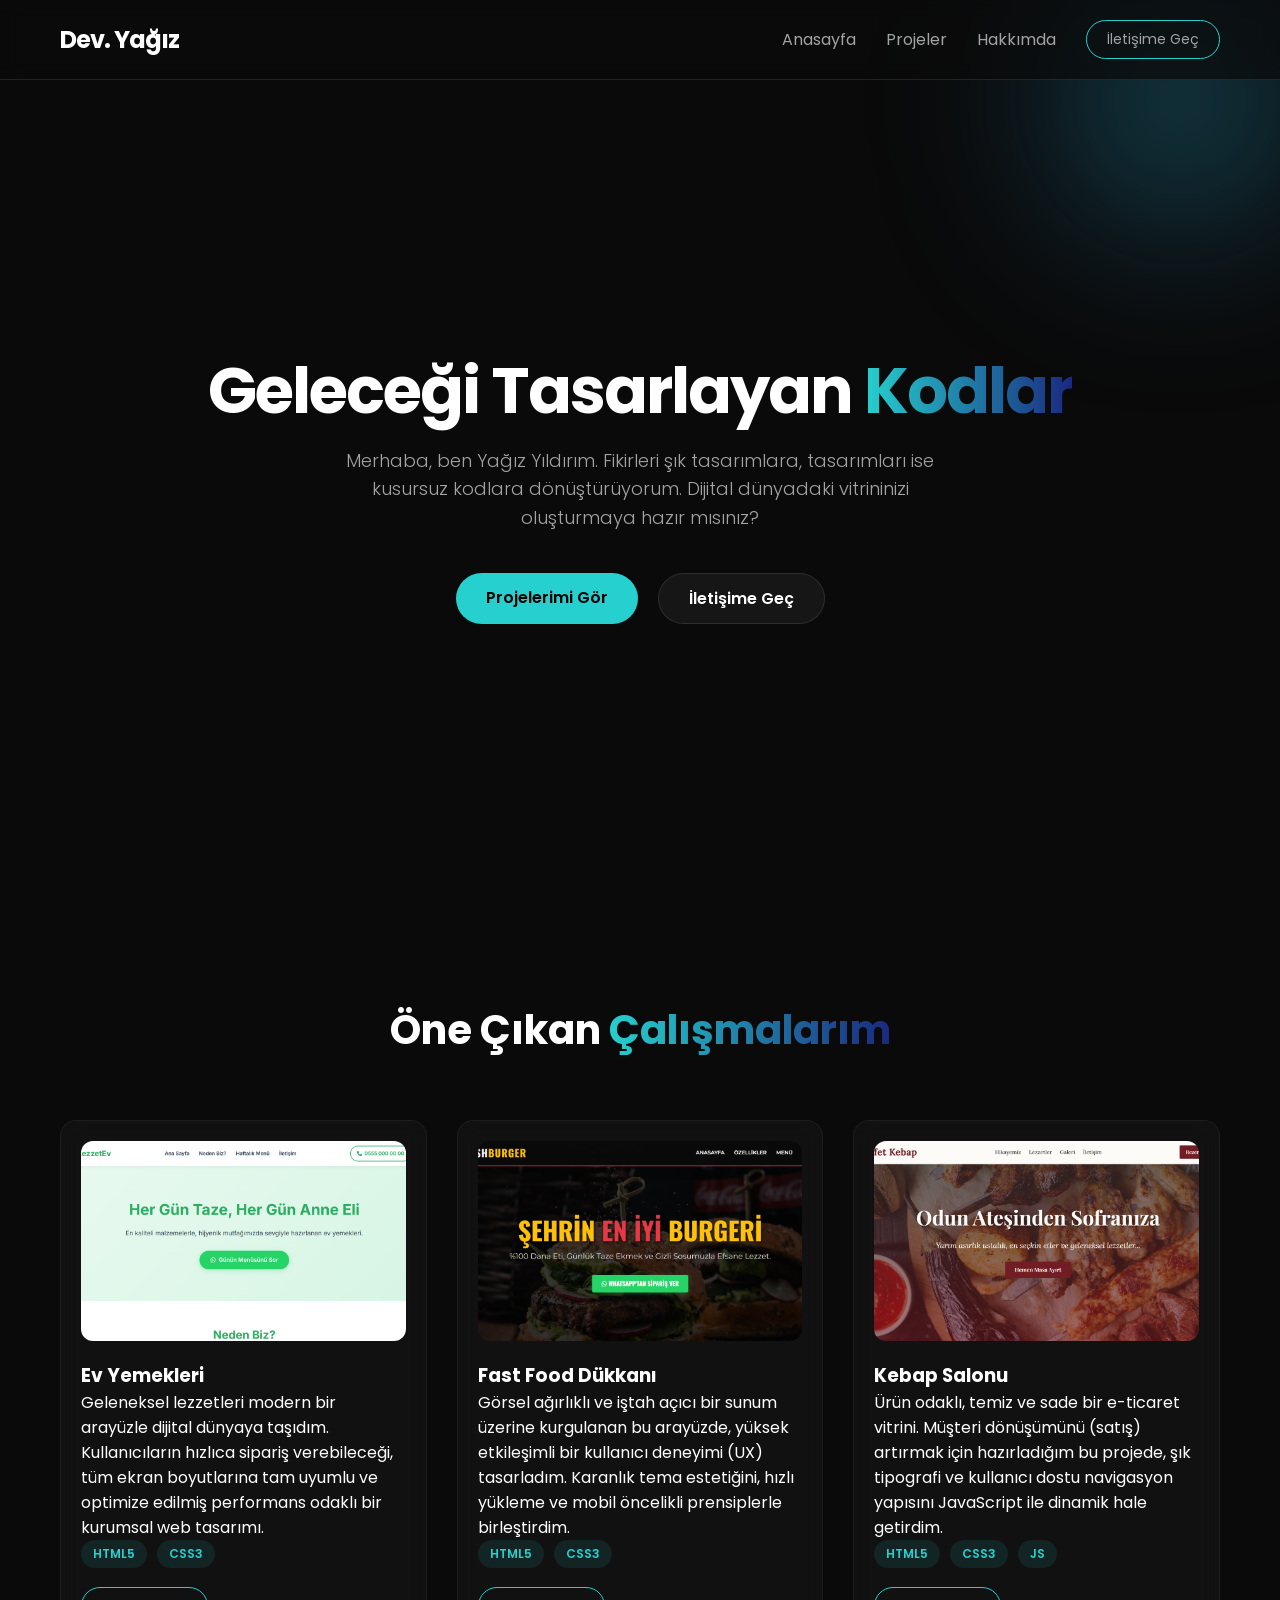
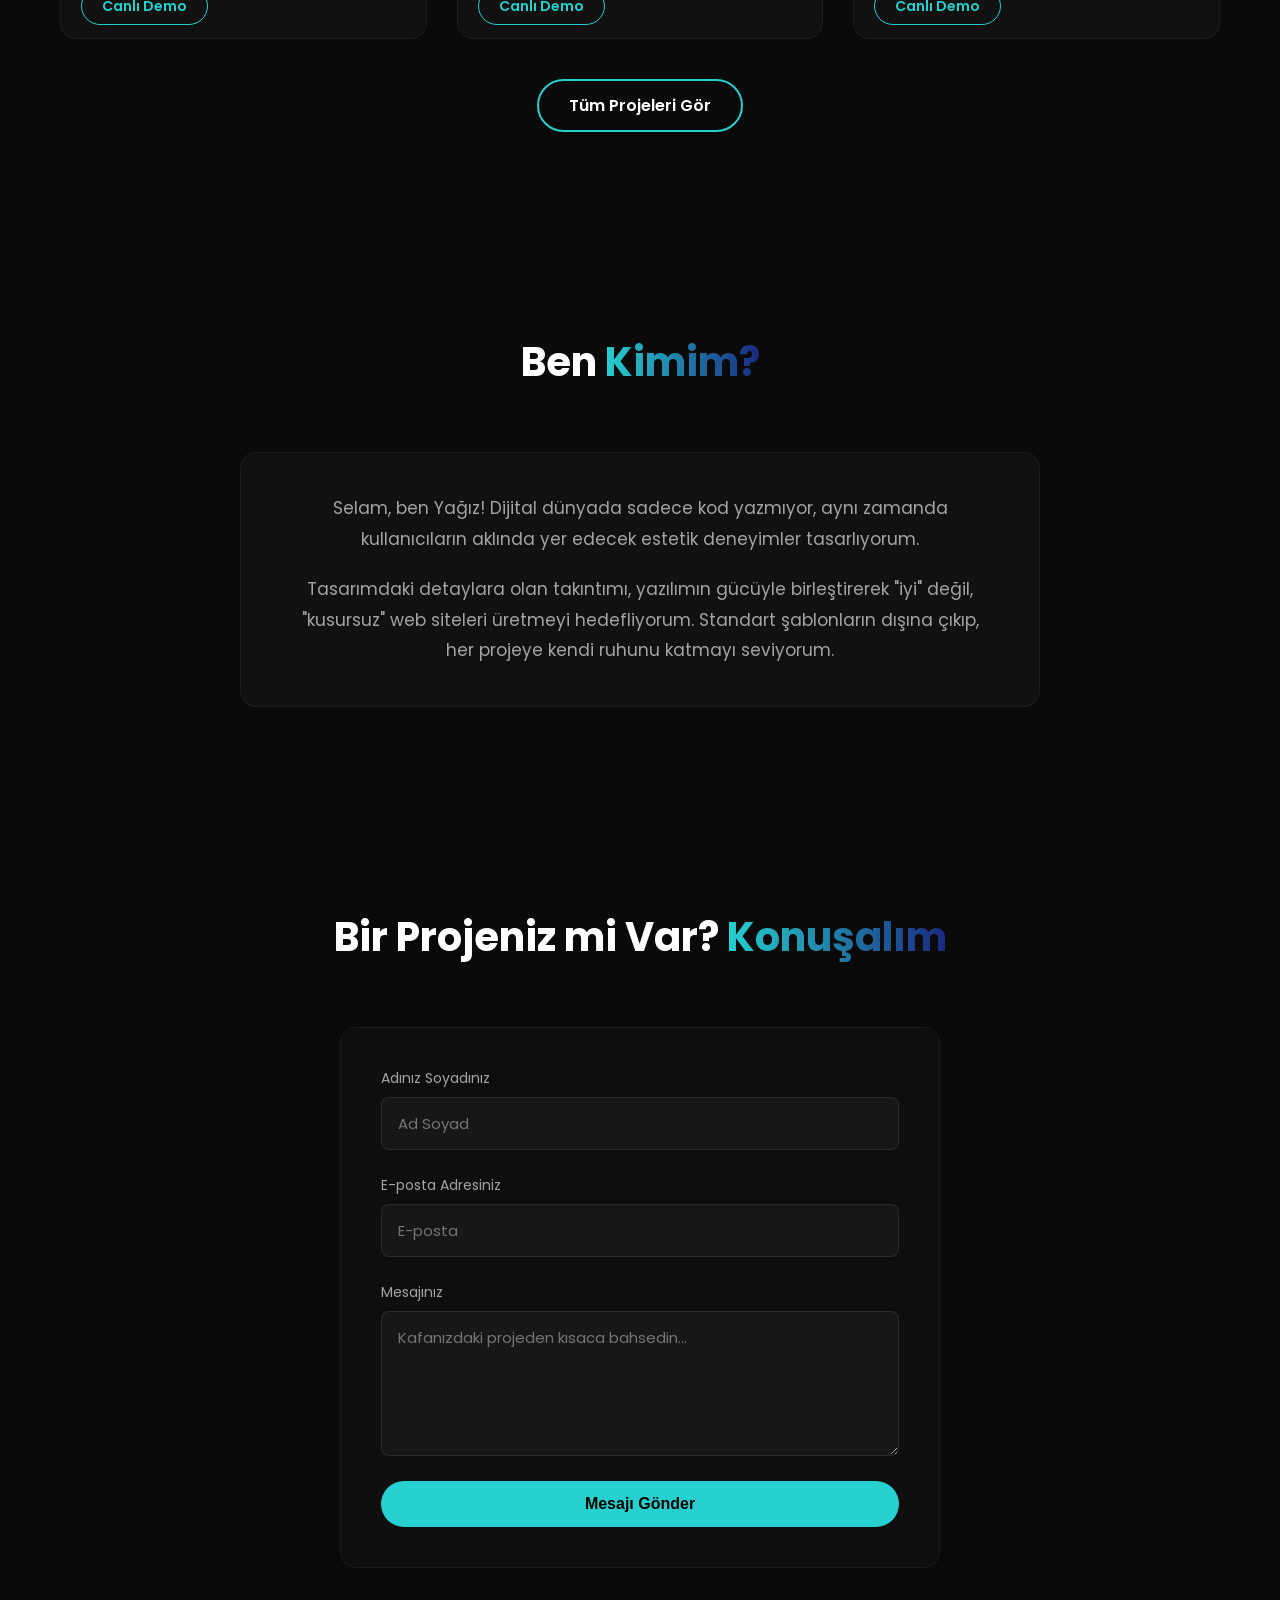
<file: portfolio/index.html>
<!DOCTYPE html>
<html lang="tr">
<head>
    <meta charset="UTF-8">
    <meta name="viewport" content="width=device-width, initial-scale=1.0">
    <title>Yağız Yıldırım | Developer & Designer</title>

    <link rel="icon" type="image/png" href="images/favicon.png">
    
    <meta property="og:type" content="website">
    <meta property="og:url" content="https://devyagizyildirim.com/">
    <meta property="og:title" content="Yağız Yıldırım | Web Developer & Designer">
    <meta property="og:description" content="Fikirleri şık tasarımlara, tasarımları kusursuz kodlara dönüştürüyorum. Dijital dünyadaki vitrininizi inceleyin.">
    <meta property="og:image" content="https://devyagizyildirim.com/images/meta-cover.jpg">

    <link href="https://fonts.googleapis.com/css2?family=Poppins:wght@300;400;600;700&display=swap" rel="stylesheet">
    <link rel="stylesheet" href="style.css">
</head>
<body>

    <div class="background-blob"></div>

    <nav class="glass-nav">
        <div class="container">
            <a href="#" class="logo">Dev. Yağız</a>
            <div class="nav-links">
                <a href="index.html">Anasayfa</a>
                <a href="projects.html">Projeler</a>
                <a href="about.html">Hakkımda</a>
                <a href="index.html#contact" class="btn-sm">İletişime Geç</a>
            </div>
            <div class="menu-toggle" id="mobile-menu">
                <span class="bar"></span>
                <span class="bar"></span>
                <span class="bar"></span>
            </div>
        </div>
    </nav>

    <section id="hero" class="hero">
        <div class="container hero-content">
            <h1 class="animate-text">
                Geleceği Tasarlayan <span class="accent-text">Kodlar</span>
            </h1>
            <p class="animate-text animation-delay-1">
                Merhaba, ben Yağız Yıldırım. Fikirleri şık tasarımlara, tasarımları ise kusursuz kodlara dönüştürüyorum. Dijital dünyadaki vitrininizi oluşturmaya hazır mısınız?
            </p>
            <div class="hero-btns animate-text animation-delay-2">
                <a href="#projects" class="btn-primary">Projelerimi Gör</a>
                <a href="#contact" class="btn-secondary">İletişime Geç</a>
            </div>
        </div>
    </section>

    <section id="projects" class="projects">
        <div class="container">
            <h2 class="section-title">Öne Çıkan <span class="accent-text">Çalışmalarım</span></h2>
            
            <div class="project-grid">
                <div class="glass-card">
                    <img src="images/evy1.png" alt="Ev Yemekleri" class="card-img">
                    <div class="card-content">
                        <h3>Ev Yemekleri</h3>
                        <p>Geleneksel lezzetleri modern bir arayüzle dijital dünyaya taşıdım. Kullanıcıların hızlıca sipariş verebileceği, tüm ekran boyutlarına tam uyumlu ve optimize edilmiş performans odaklı bir kurumsal web tasarımı.</p>
                        <div class="tech-tags">
                            <span>HTML5</span>
                            <span>CSS3</span>
                        </div>
                        <div class="card-actions">
                            <a href="evyemekleri/index.html" target="_blank" class="btn-sm">Canlı Demo</a>
                        </div>
                    </div>
                </div>

                <div class="glass-card">
                    <img src="images/burger1.png" alt="Fast Food Dükkanı" class="card-img">
                    <div class="card-content">
                        <h3>Fast Food Dükkanı</h3>
                        <p>Görsel ağırlıklı ve iştah açıcı bir sunum üzerine kurgulanan bu arayüzde, yüksek etkileşimli bir kullanıcı deneyimi (UX) tasarladım. Karanlık tema estetiğini, hızlı yükleme ve mobil öncelikli prensiplerle birleştirdim.</p>
                        <div class="tech-tags">
                            <span>HTML5</span>
                            <span>CSS3</span>
                        </div>
                        <div class="card-actions">
                            <a href="fastfood-sokaklezzetleri/index.html" target="_blank" class="btn-sm">Canlı Demo</a>
                        </div>
                    </div>
                </div>

                <div class="glass-card">
                    <img src="images/kebap1.png" alt="Kebap Salonu" class="card-img">
                    <div class="card-content">
                        <h3>Kebap Salonu</h3>
                        <p>Ürün odaklı, temiz ve sade bir e-ticaret vitrini. Müşteri dönüşümünü (satış) artırmak için hazırladığım bu projede, şık tipografi ve kullanıcı dostu navigasyon yapısını JavaScript ile dinamik hale getirdim.</p>
                        <div class="tech-tags">
                            <span>HTML5</span>
                            <span>CSS3</span>
                            <span>JS</span>
                        </div>
                        <div class="card-actions">
                            <a href="kebap/index.html" target="_blank" class="btn-sm">Canlı Demo</a>
                        </div>
                    </div>
                </div>
            </div>
            <div style="text-align: center; margin-top: 40px;">
                <a href="projects.html" class="btn-main">Tüm Projeleri Gör</a>
            </div>
        </div>
    </section>

    <section id="about" class="about">
        <div class="container">
            <h2 class="section-title">Ben <span class="accent-text">Kimim?</span></h2>
            
            <div class="about-content glass-card">
                <div class="about-text">
                    <p>
                        Selam, ben Yağız! Dijital dünyada sadece kod yazmıyor, aynı zamanda kullanıcıların aklında yer edecek estetik deneyimler tasarlıyorum.
                    </p>
                    <p>
                        Tasarımdaki detaylara olan takıntımı, yazılımın gücüyle birleştirerek "iyi" değil, "kusursuz" web siteleri üretmeyi hedefliyorum. Standart şablonların dışına çıkıp, her projeye kendi ruhunu katmayı seviyorum.
                    </p>
                </div>
            </div>
        </div>
    </section>

    <section id="contact" class="contact">
    <div class="container">
        <h2 class="section-title">Bir Projeniz mi Var? <span class="accent-text">Konuşalım</span></h2>
        
        <form name="yagiz-iletisim" method="POST" data-netlify="true" action="/" class="glass-form">
            <div class="form-group">
                <label for="name">Adınız Soyadınız</label>
                <input type="text" id="name" name="name" required placeholder="Ad Soyad">
            </div>
            <div class="form-group">
                <label for="email">E-posta Adresiniz</label>
                <input type="email" id="email" name="email" required placeholder="E-posta">
            </div>
            <div class="form-group">
                <label for="message">Mesajınız</label>
                <textarea id="message" name="message" rows="5" required placeholder="Kafanızdaki projeden kısaca bahsedin..."></textarea>
            </div>
            <button type="submit" class="btn-primary">Mesajı Gönder</button>
        </form>
    </div>
</section>

    <script>
        const mobileMenu = document.getElementById('mobile-menu');
        const navLinks = document.querySelector('.nav-links');

        mobileMenu.addEventListener('click', () => {
            mobileMenu.classList.toggle('active');
            navLinks.classList.toggle('active');
        });

        document.querySelectorAll('.nav-links a').forEach(link => {
            link.addEventListener('click', () => {
                mobileMenu.classList.remove('active');
                navLinks.classList.remove('active');
            });
        });

        /* --- SCROLL ANİMASYONLARI (INTERSECTION OBSERVER) --- */
        // Sitedeki başlıkları, kartları ve formu otomatik seçiyoruz
        const animatedElements = document.querySelectorAll('.glass-card, .section-title, .about-content, .glass-form');
        
        // Bu elemanlara başlangıç animasyon sınıfını ekliyoruz
        animatedElements.forEach(el => el.classList.add('scroll-animate'));

        // Ekrana girip girmediklerini takip eden Gözlemci (Observer)
        const observerOptions = {
            threshold: 0.15 // Elemanın %15'i ekranda görünce animasyonu tetikle
        };

        const observer = new IntersectionObserver((entries, observer) => {
            entries.forEach(entry => {
                if (entry.isIntersecting) {
                    entry.target.classList.add('is-visible');
                    observer.unobserve(entry.target); // Animasyon bir kere çalışsın, tekrarlamasın
                }
            });
        }, observerOptions);

        // Seçtiğimiz elemanları gözlemlemeye başla
        animatedElements.forEach(el => observer.observe(el));
    </script>
</body>
</html>
</file>
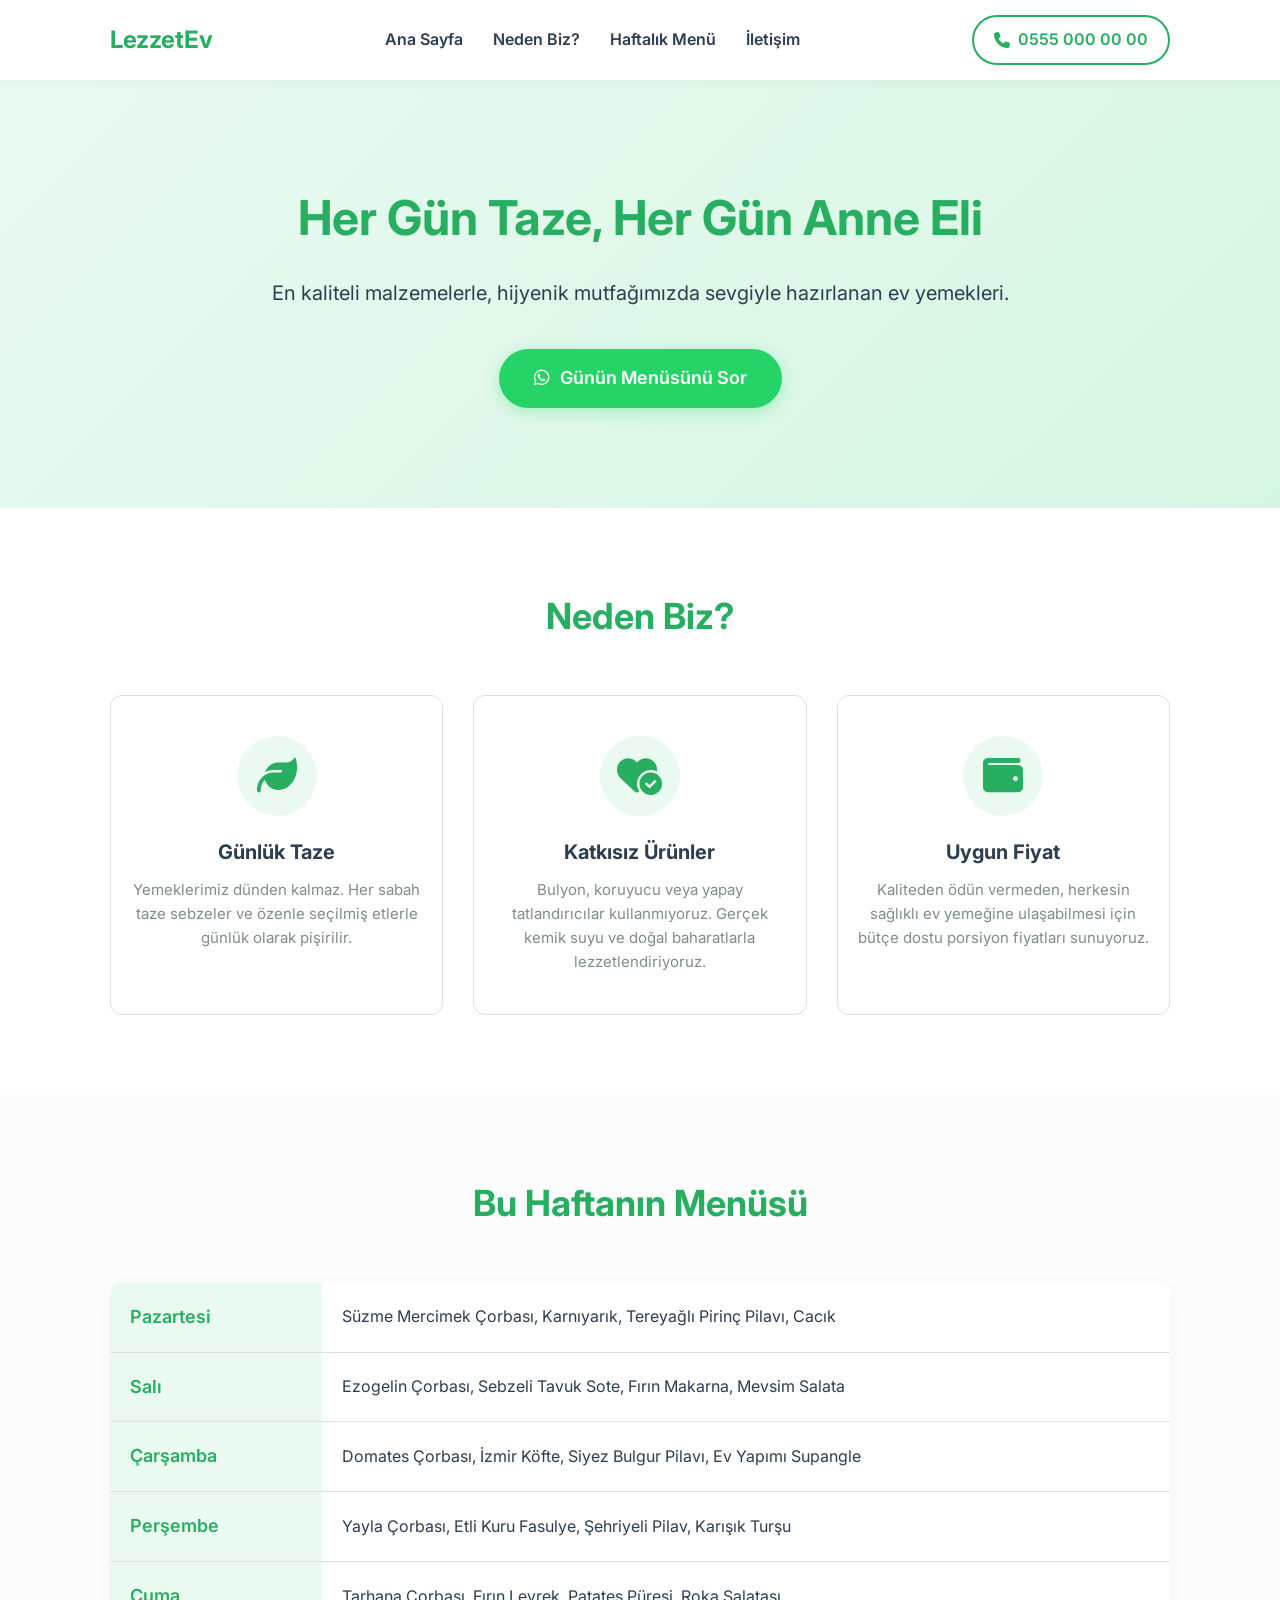
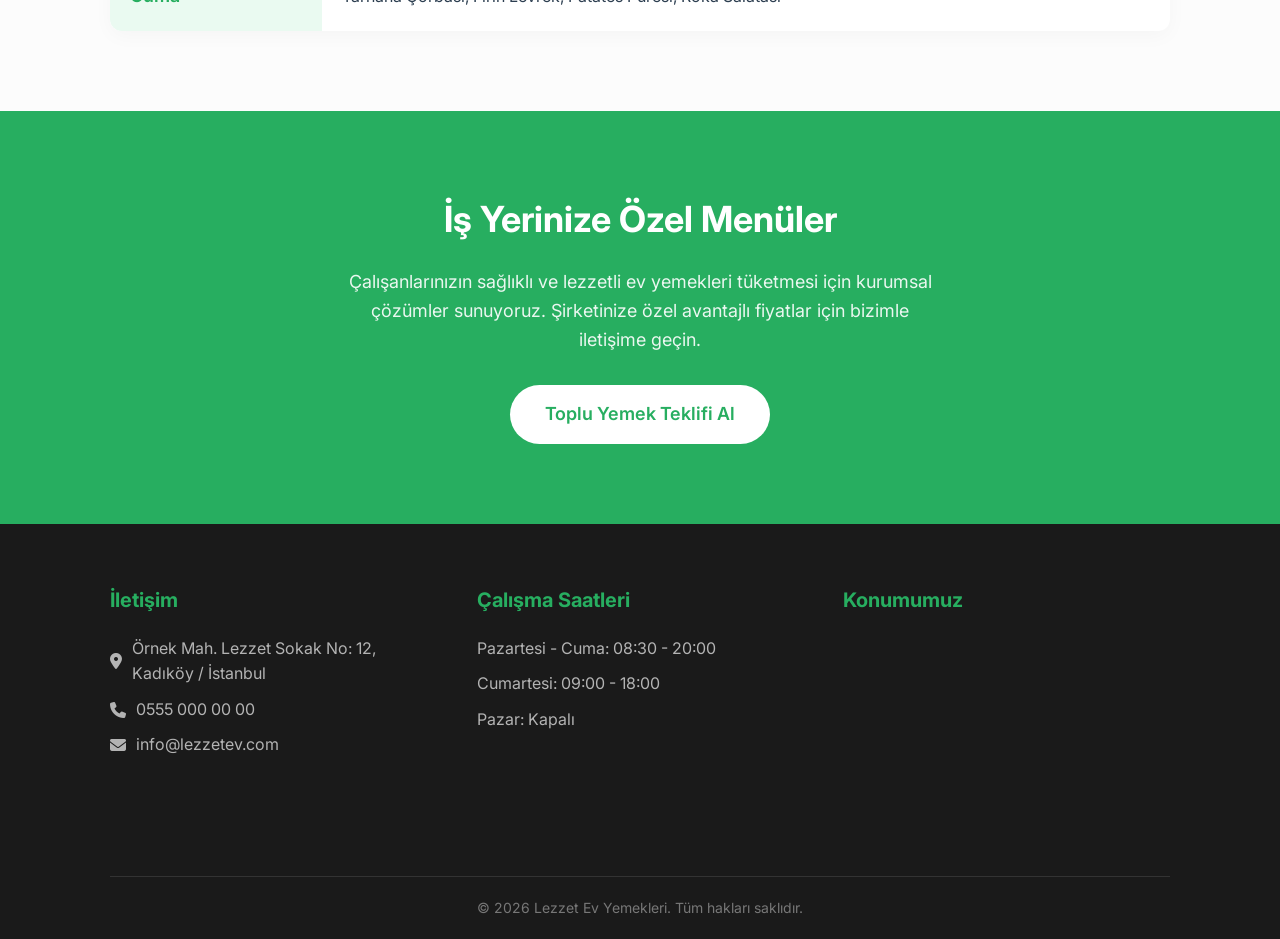
<file: portfolio/evyemekleri/index.html>
<!DOCTYPE html>
<html lang="tr">
<head>
    <meta charset="UTF-8">
    <meta name="viewport" content="width=device-width, initial-scale=1.0">
    <title>Lezzet Ev Yemekleri</title>
    <!-- Google Fonts -->
    <link href="https://fonts.googleapis.com/css2?family=Inter:wght@300;400;600;700&display=swap" rel="stylesheet">
    <!-- FontAwesome (İkonlar için) -->
    <link rel="stylesheet" href="https://cdnjs.cloudflare.com/ajax/libs/font-awesome/6.4.0/css/all.min.css">
    
    <style>
        /* --- GENEL AYARLAR --- */
        :root {
            --primary-green: #27ae60;
            --light-green: #eafaf1;
            --dark-text: #2c3e50;
            --gray-text: #7f8c8d;
            --white: #ffffff;
            --border-color: #e0e0e0;
        }

        * {
            margin: 0;
            padding: 0;
            box-sizing: border-box;
            font-family: 'Inter', sans-serif;
        }

        body {
            background-color: var(--white);
            color: var(--dark-text);
            line-height: 1.6;
        }

        a {
            text-decoration: none;
            color: inherit;
        }

        .container {
            max-width: 1100px;
            margin: 0 auto;
            padding: 0 20px;
        }

        /* --- HEADER --- */
        header {
            background-color: var(--white);
            box-shadow: 0 2px 10px rgba(0,0,0,0.05);
            position: sticky;
            top: 0;
            z-index: 100;
        }

        .header-content {
            display: flex;
            justify-content: space-between;
            align-items: center;
            height: 80px;
        }

        .logo {
            font-size: 24px;
            font-weight: 700;
            color: var(--primary-green);
        }

        nav ul {
            display: flex;
            list-style: none;
            gap: 30px;
        }

        nav a {
            font-weight: 600;
            color: var(--dark-text);
            transition: color 0.3s;
        }

        nav a:hover {
            color: var(--primary-green);
        }

        .phone-btn {
            background-color: var(--white);
            color: var(--primary-green);
            border: 2px solid var(--primary-green);
            padding: 10px 20px;
            border-radius: 25px;
            font-weight: 600;
            transition: all 0.3s;
            display: flex;
            align-items: center;
            gap: 8px;
        }

        .phone-btn:hover {
            background-color: var(--primary-green);
            color: var(--white);
        }

        /* --- HERO BÖLÜMÜ --- */
        .hero {
            background: linear-gradient(135deg, var(--light-green) 0%, #d5f5e3 100%);
            padding: 100px 0;
            text-align: center;
        }

        .hero h1 {
            font-size: 48px;
            color: var(--primary-green);
            margin-bottom: 20px;
            font-weight: 700;
        }

        .hero p {
            font-size: 20px;
            color: var(--dark-text);
            margin-bottom: 40px;
        }

        .whatsapp-btn {
            background-color: #25D366;
            color: var(--white);
            padding: 15px 35px;
            font-size: 18px;
            font-weight: 600;
            border-radius: 30px;
            display: inline-flex;
            align-items: center;
            gap: 10px;
            box-shadow: 0 4px 15px rgba(37, 211, 102, 0.3);
            transition: transform 0.3s;
        }

        .whatsapp-btn:hover {
            transform: translateY(-3px);
        }

        /* --- NEDEN BİZ? --- */
        .features {
            padding: 80px 0;
            text-align: center;
            background-color: var(--white);
        }

        .features-grid {
            display: flex;
            justify-content: space-between;
            gap: 30px;
            margin-top: 40px;
        }

        .feature-card {
            flex: 1;
            padding: 40px 20px;
            background-color: var(--white);
            border: 1px solid var(--border-color);
            border-radius: 12px;
            transition: box-shadow 0.3s;
        }

        .feature-card:hover {
            box-shadow: 0 10px 30px rgba(0,0,0,0.05);
            border-color: var(--light-green);
        }

        .feature-icon {
            font-size: 40px;
            color: var(--primary-green);
            margin-bottom: 20px;
            background-color: var(--light-green);
            width: 80px;
            height: 80px;
            line-height: 80px;
            border-radius: 50%;
            margin-left: auto;
            margin-right: auto;
        }

        .feature-card h3 {
            font-size: 20px;
            margin-bottom: 10px;
        }

        .feature-card p {
            color: var(--gray-text);
            font-size: 15px;
        }

        /* --- HAFTALIK MENÜ --- */
        .menu-section {
            padding: 80px 0;
            background-color: #fcfcfc;
        }

        .section-title {
            text-align: center;
            font-size: 36px;
            color: var(--primary-green);
            margin-bottom: 50px;
        }

        .menu-table-wrapper {
            background-color: var(--white);
            border-radius: 12px;
            box-shadow: 0 5px 20px rgba(0,0,0,0.03);
            overflow: hidden;
        }

        table {
            width: 100%;
            border-collapse: collapse;
        }

        th, td {
            padding: 20px;
            text-align: left;
            border-bottom: 1px solid var(--border-color);
        }

        th {
            background-color: var(--light-green);
            color: var(--primary-green);
            font-weight: 600;
            font-size: 18px;
            width: 20%;
        }

        td {
            color: var(--dark-text);
            font-size: 16px;
        }

        tr:last-child td, tr:last-child th {
            border-bottom: none;
        }

        tr:hover td {
            background-color: #fafafa;
        }

        /* --- TOPLU SİPARİŞ --- */
        .bulk-order {
            padding: 80px 0;
            background-color: var(--primary-green);
            text-align: center;
            color: var(--white);
        }

        .bulk-order h2 {
            font-size: 36px;
            margin-bottom: 20px;
        }

        .bulk-order p {
            font-size: 18px;
            max-width: 600px;
            margin: 0 auto 30px auto;
            opacity: 0.9;
        }

        .bulk-btn {
            background-color: var(--white);
            color: var(--primary-green);
            padding: 15px 35px;
            font-size: 18px;
            font-weight: 600;
            border-radius: 30px;
            display: inline-block;
            transition: background-color 0.3s;
        }

        .bulk-btn:hover {
            background-color: var(--light-green);
        }

        /* --- FOOTER --- */
        footer {
            background-color: #1a1a1a;
            color: var(--white);
            padding: 60px 0 20px 0;
        }

        .footer-grid {
            display: flex;
            justify-content: space-between;
            gap: 40px;
            margin-bottom: 40px;
        }

        .footer-col {
            flex: 1;
        }

        .footer-col h4 {
            color: var(--primary-green);
            font-size: 20px;
            margin-bottom: 20px;
        }

        .footer-col p {
            color: #b3b3b3;
            margin-bottom: 10px;
            display: flex;
            align-items: center;
            gap: 10px;
        }

        .map-container {
            width: 100%;
            height: 200px;
            border-radius: 8px;
            overflow: hidden;
        }

        .footer-bottom {
            text-align: center;
            padding-top: 20px;
            border-top: 1px solid #333;
            color: #777;
            font-size: 14px;
        }

        /* --- MOBİL UYUM (RESPONSIVE) --- */
        @media (max-width: 768px) {
            .header-content { flex-direction: column; height: auto; padding: 20px 0; gap: 15px; }
            nav ul { flex-wrap: wrap; justify-content: center; gap: 15px; }
            .hero h1 { font-size: 32px; }
            .features-grid, .footer-grid { flex-direction: column; }
            table, thead, tbody, th, td, tr { display: block; }
            th { text-align: center; border-bottom: none; background-color: var(--light-green); }
            td { text-align: center; border-bottom: 1px solid var(--border-color); padding-bottom: 30px; }
        }
    </style>
</head>
<body>

    <!-- HEADER -->
    <header>
        <div class="container header-content">
            <div class="logo">LezzetEv</div>
            <nav>
                <ul>
                    <li><a href="#hero">Ana Sayfa</a></li>
                    <li><a href="#features">Neden Biz?</a></li>
                    <li><a href="#menu">Haftalık Menü</a></li>
                    <li><a href="#footer">İletişim</a></li>
                </ul>
            </nav>
            <a href="tel:+905550000000" class="phone-btn">
                <i class="fa-solid fa-phone"></i> 0555 000 00 00
            </a>
        </div>
    </header>

    <!-- HERO BÖLÜMÜ -->
    <section id="hero" class="hero">
        <div class="container">
            <h1>Her Gün Taze, Her Gün Anne Eli</h1>
            <p>En kaliteli malzemelerle, hijyenik mutfağımızda sevgiyle hazırlanan ev yemekleri.</p>
            <!-- WhatsApp numarası için wa.me bağlantısı (Kendi numaranızı ekleyin) -->
            <a href="https://wa.me/905550000000?text=Merhaba,%20bugünün%20menüsünü%20öğrenebilir%20miyim?" target="_blank" class="whatsapp-btn">
                <i class="fa-brands fa-whatsapp"></i> Günün Menüsünü Sor
            </a>
        </div>
    </section>

    <!-- NEDEN BİZ? -->
    <section id="features" class="features">
        <div class="container">
            <h2 class="section-title">Neden Biz?</h2>
            <div class="features-grid">
                
                <div class="feature-card">
                    <div class="feature-icon">
                        <i class="fa-solid fa-leaf"></i>
                    </div>
                    <h3>Günlük Taze</h3>
                    <p>Yemeklerimiz dünden kalmaz. Her sabah taze sebzeler ve özenle seçilmiş etlerle günlük olarak pişirilir.</p>
                </div>

                <div class="feature-card">
                    <div class="feature-icon">
                        <i class="fa-solid fa-heart-circle-check"></i>
                    </div>
                    <h3>Katkısız Ürünler</h3>
                    <p>Bulyon, koruyucu veya yapay tatlandırıcılar kullanmıyoruz. Gerçek kemik suyu ve doğal baharatlarla lezzetlendiriyoruz.</p>
                </div>

                <div class="feature-card">
                    <div class="feature-icon">
                        <i class="fa-solid fa-wallet"></i>
                    </div>
                    <h3>Uygun Fiyat</h3>
                    <p>Kaliteden ödün vermeden, herkesin sağlıklı ev yemeğine ulaşabilmesi için bütçe dostu porsiyon fiyatları sunuyoruz.</p>
                </div>

            </div>
        </div>
    </section>

    <!-- HAFTALIK MENÜ -->
    <section id="menu" class="menu-section">
        <div class="container">
            <h2 class="section-title">Bu Haftanın Menüsü</h2>
            <div class="menu-table-wrapper">
                <table>
                    <tbody>
                        <tr>
                            <th>Pazartesi</th>
                            <td>Süzme Mercimek Çorbası, Karnıyarık, Tereyağlı Pirinç Pilavı, Cacık</td>
                        </tr>
                        <tr>
                            <th>Salı</th>
                            <td>Ezogelin Çorbası, Sebzeli Tavuk Sote, Fırın Makarna, Mevsim Salata</td>
                        </tr>
                        <tr>
                            <th>Çarşamba</th>
                            <td>Domates Çorbası, İzmir Köfte, Siyez Bulgur Pilavı, Ev Yapımı Supangle</td>
                        </tr>
                        <tr>
                            <th>Perşembe</th>
                            <td>Yayla Çorbası, Etli Kuru Fasulye, Şehriyeli Pilav, Karışık Turşu</td>
                        </tr>
                        <tr>
                            <th>Cuma</th>
                            <td>Tarhana Çorbası, Fırın Levrek, Patates Püresi, Roka Salatası</td>
                        </tr>
                    </tbody>
                </table>
            </div>
        </div>
    </section>

    <!-- TOPLU SİPARİŞ -->
    <section id="corporate" class="bulk-order">
        <div class="container">
            <h2>İş Yerinize Özel Menüler</h2>
            <p>Çalışanlarınızın sağlıklı ve lezzetli ev yemekleri tüketmesi için kurumsal çözümler sunuyoruz. Şirketinize özel avantajlı fiyatlar için bizimle iletişime geçin.</p>
            <a href="mailto:info@lezzetev.com" class="bulk-btn">Toplu Yemek Teklifi Al</a>
        </div>
    </section>

    <!-- FOOTER -->
    <footer id="footer">
        <div class="container">
            <div class="footer-grid">
                
                <div class="footer-col">
                    <h4>İletişim</h4>
                    <p><i class="fa-solid fa-location-dot"></i> Örnek Mah. Lezzet Sokak No: 12, Kadıköy / İstanbul</p>
                    <p><i class="fa-solid fa-phone"></i> 0555 000 00 00</p>
                    <p><i class="fa-solid fa-envelope"></i> info@lezzetev.com</p>
                </div>

                <div class="footer-col">
                    <h4>Çalışma Saatleri</h4>
                    <p>Pazartesi - Cuma: 08:30 - 20:00</p>
                    <p>Cumartesi: 09:00 - 18:00</p>
                    <p>Pazar: Kapalı</p>
                </div>

                <div class="footer-col">
                    <h4>Konumumuz</h4>
                    <!-- Temsili Google Haritalar iFrame (Gerçek harita linkinizle değiştirebilirsiniz) -->
                    <div class="map-container">
                        <iframe 
                            src="https://www.google.com/maps/embed?pb=!1m18!1m12!1m3!1d3011.65049964593!2d29.0253456!3d40.989345!2m3!1f0!2f0!3f0!3m2!1i1024!2i768!4f13.1!3m3!1m2!1s0x0%3A0x0!2zNDDCsDU5JzIxLjYiTiAyOcKwMDEnMzEuMiJF!5e0!3m2!1str!2str!4v1620000000000!5m2!1str!2str" 
                            width="100%" 
                            height="100%" 
                            style="border:0;" 
                            allowfullscreen="" 
                            loading="lazy">
                        </iframe>
                    </div>
                </div>

            </div>
            
            <div class="footer-bottom">
                &copy; 2026 Lezzet Ev Yemekleri. Tüm hakları saklıdır.
            </div>
        </div>
    </footer>

</body>
</html>
</file>
<file: portfolio/style.css>
/* --- 1. GLOBAL AYARLAR VE RENK DEĞİŞKENLERİ --- */
:root {
    --bg-dark: #0a0a0a;             /* Derin Siyah (Arka Plan) */
    --text-white: #ffffff;          /* Beyaz (Ana Metin) */
    --text-gray: #a3a3a3;           /* Koyu Gri (Alt Metin) */
    --accent: #26d0ce;              /* Canlı Turkuaz (Vurgu Rengi) */
    --accent-hover: #1a2980;        /* Koyu Mavi (Buton Hover) */
    --font-main: 'Poppins', sans-serif;
    --transition-smooth: 0.4s ease;
}

* {
    margin: 0;
    padding: 0;
    box-sizing: border-box;
}

html {
    scroll-behavior: smooth; /* Sayfa içi geçişleri yumuşatır */
    font-family: var(--font-main);
    background-color: var(--bg-dark);
    color: var(--text-white);
    overflow-x: hidden; /* Yan kaydırma çubuğunu gizler */
}

.container {
    max-width: 1200px;
    margin: 0 auto;
    padding: 0 20px;
}

/* --- 2. ARKA PLAN VE CAM (GLASSMORPHISM) EFEKTLERİ --- */

/* Arka planda dönen bulanık daire */
.background-blob {
    position: fixed;
    top: -50px;
    right: -50px;
    width: 300px;
    height: 300px;
    background: radial-gradient(circle, rgba(38,208,206,0.3) 0%, rgba(26,41,128,0.3) 100%);
    border-radius: 50%;
    filter: blur(80px); /* Bulanıklık efekti */
    z-index: -1;
}

/* Cam Efektli Menü */
.glass-nav {
    position: fixed;
    top: 0;
    width: 100%;
    height: 80px;
    background: rgba(10, 10, 10, 0.7); /* Şeffaf koyu arka plan */
    backdrop-filter: blur(10px);        /* Arkadaki bulanıklık */
    -webkit-backdrop-filter: blur(10px); /* Safari uyumu */
    border-bottom: 1px solid rgba(255, 255, 255, 0.1);
    display: flex;
    align-items: center;
    z-index: 100;
}

.glass-nav .container {
    width: 100%;
    display: flex;
    justify-content: space-between;
    align-items: center;
}

.logo {
    font-size: 24px;
    font-weight: 700;
    text-decoration: none;
    color: var(--text-white);
    letter-spacing: -1px;
}

.nav-links {
    display: flex;
    align-items: center;
    gap: 30px;
}

.nav-links a {
    text-decoration: none;
    color: var(--text-gray);
    font-weight: 400;
    transition: var(--transition-smooth);
}

.nav-links a:hover {
    color: var(--accent);
}

/* --- 3. ANA KARŞILAMA EKRANI (HERO) TASARIMI --- */
.hero {
    height: 100vh; /* Ekranın tamamını kaplar */
    display: flex;
    align-items: center;
    justify-content: center;
    text-align: center;
    padding-top: 80px; /* Menü yüksekliği kadar boşluk */
}

.hero h1 {
    font-size: 64px;
    font-weight: 700;
    line-height: 1.1;
    margin-bottom: 20px;
    letter-spacing: -2px;
}

/* Gradyanlı Vurgu Metni (Turkuazdan Maviye) */
.accent-text {
    background: linear-gradient(90deg, var(--accent) 0%, #1a2980 100%);
    -webkit-background-clip: text;
    background-clip: text; /* Editörün bizden istediği standart kod bu */
    -webkit-text-fill-color: transparent;
}

.hero p {
    font-size: 18px;
    color: var(--text-gray);
    max-width: 650px;
    margin: 0 auto 40px auto; /* Merkeze alır */
    line-height: 1.6;
    font-weight: 300;
}

/* --- 4. BUTON TASARIMLARI (PREMIUM HİSSİ) --- */
.hero-btns {
    display: flex;
    justify-content: center;
    gap: 20px;
}

.btn-primary, .btn-secondary, .btn-sm {
    text-decoration: none;
    padding: 12px 30px;
    border-radius: 50px;
    font-weight: 600;
    transition: var(--transition-smooth);
}

/* Ana Buton: Turkuaz */
.btn-primary {
    background-color: var(--accent);
    color: #000;
}

.btn-primary:hover {
    background-color: #ffffff; /* Beyaz Hover */
    transform: translateY(-3px); /* Yukarı hafif zıplama */
}

/* İkincil Buton: Cam Efektli */
.btn-secondary {
    background: rgba(255, 255, 255, 0.05);
    border: 1px solid rgba(255, 255, 255, 0.1);
    color: var(--text-white);
}

.btn-secondary:hover {
    background: rgba(255, 255, 255, 0.1);
}

/* Menüdeki Küçük İletişim Butonu */
.btn-sm {
    padding: 8px 20px;
    border: 1px solid var(--accent);
    color: var(--accent);
    font-size: 14px;
}

.btn-sm:hover {
    background-color: var(--accent);
    color: #000;
}

/* --- 5. HAFİF GİRİŞ ANİMASYONLARI (FADE-IN SLIDE-UP) --- */
@keyframes fade-in-up {
    from {
        opacity: 0;
        transform: translateY(20px);
    }
    to {
        opacity: 1;
        transform: translateY(0);
    }
}

.animate-text {
    opacity: 0; /* Başlangıçta görünmez */
    animation: fade-in-up 1s ease forwards;
}

/* Animasyon gecikmeleri (Yazıların sırayla gelmesi için) */
.animation-delay-1 { animation-delay: 0.3s; }
.animation-delay-2 { animation-delay: 0.6s; }

/* --- 6. PROJELER BÖLÜMÜ VE CAM KARTLAR --- */
.projects {
    padding: 100px 0;
}

.section-title {
    font-size: 40px;
    font-weight: 700;
    text-align: center;
    margin-bottom: 60px;
}

/* Izgara Sistemi (Yan yana dizilim) */
.project-grid {
    display: grid;
    grid-template-columns: repeat(auto-fit, minmax(320px, 1fr));
    gap: 30px;
}

/* Cam Efektli Proje Kartı */
.glass-card {
    background: rgba(255, 255, 255, 0.03);
    border: 1px solid rgba(255, 255, 255, 0.05);
    border-radius: 16px;
    padding: 20px;
    backdrop-filter: blur(10px);
    -webkit-backdrop-filter: blur(10px);
    transition: var(--transition-smooth);
    display: flex;
    flex-direction: column;
}

.glass-card:hover {
    transform: translateY(-10px); /* Üzerine gelince hafif yukarı kalkar */
    border-color: rgba(38, 208, 206, 0.3); /* Turkuaz hafif bir parlama */
    background: rgba(255, 255, 255, 0.05);
}

/* Teknoloji Etiketleri (HTML, CSS vb.) */
.tech-tags {
    display: flex;
    gap: 10px;
    flex-wrap: wrap;
    margin-bottom: 25px;
}

.tech-tags span {
    font-size: 12px;
    background: rgba(38, 208, 206, 0.1);
    color: var(--accent);
    padding: 5px 12px;
    border-radius: 30px;
    font-weight: 600;
}

.card-actions {
    margin-top: auto;
}

/* --- 7. GERÇEK PROJE GÖRSELLERİ İÇİN İNCE AYAR --- */
.card-img {
    width: 100%;             /* Kartın genişliğine tam otur */
    height: 200px;           /* Yüksekliği sabit tutalım (yamukluğu önler) */
    border-radius: 12px;     /* Görselin köşelerini yumuşat */
    margin-bottom: 20px;     /* Alttaki yazıdan uzaklaş */
    
    /* EN KRİTİK KODLAR: Fotoğrafın kartın içinde nasıl duracağını ayarlar */
    object-fit: cover;       /* Fotoğrafı uzatıp yamultmadan kutuya tam sığdırır, fazlalığı kırpar */
    object-position: center;  /* Fotoğrafın tam merkezine odaklanır */
    
    transition: var(--transition-smooth); /* Hover efektini yumuşatır */
}

/* Kartın üzerine gelince fotoğrafın hafif büyüme efekti (Etkileyicilik Kat) */
.glass-card:hover .card-img {
    transform: scale(1.05); /* Fotoğrafı %5 büyüt */
}

/* ==========================================================================
   YENİ EKLENEN ÖZELLİKLER (İLETİŞİM FORMU VE MOBİL UYUMLULUK)
   ========================================================================== */

/* --- 8. İLETİŞİM FORMU TASARIMI --- */
.contact {
    padding: 100px 0;
}

.glass-form {
    max-width: 600px;
    margin: 0 auto;
    background: rgba(255, 255, 255, 0.02);
    border: 1px solid rgba(255, 255, 255, 0.05);
    padding: 40px;
    border-radius: 16px;
    backdrop-filter: blur(10px);
    -webkit-backdrop-filter: blur(10px);
}

.form-group {
    margin-bottom: 25px;
    display: flex;
    flex-direction: column;
    gap: 8px;
    text-align: left; /* Yazıları sola yasla */
}

.form-group label {
    font-size: 14px;
    color: var(--text-gray);
}

.form-group input, 
.form-group textarea {
    background: rgba(255, 255, 255, 0.04);
    border: 1px solid rgba(255, 255, 255, 0.08);
    padding: 14px 16px;
    border-radius: 8px;
    color: var(--text-white);
    font-family: var(--font-main);
    font-size: 15px;
    transition: var(--transition-smooth);
}

.form-group input:focus, 
.form-group textarea:focus {
    outline: none;
    border-color: var(--accent);
    background: rgba(255, 255, 255, 0.08);
}

.glass-form button {
    width: 100%;
    border: none;
    cursor: pointer;
    font-size: 16px;
    padding: 14px;
}

/* --- 9. MOBİL UYUMLULUK (HAMBURGER MENÜ VE KÜÇÜLTME) --- */
.menu-toggle {
    display: none;
    flex-direction: column;
    cursor: pointer;
    gap: 6px;
}

.menu-toggle .bar {
    width: 28px;
    height: 3px;
    background-color: var(--text-white);
    border-radius: 2px;
    transition: var(--transition-smooth);
}

/* Telefon Ekranları İçin (768px altı) */
@media screen and (max-width: 768px) {
    .menu-toggle {
        display: flex;
        z-index: 101;
    }

    .nav-links {
        position: fixed;
        top: 0;
        right: -100%; /* Başlangıçta ekranın dışında */
        width: 75%;
        height: 100vh;
        background: rgba(10, 10, 10, 0.98); /* Siyah arka plan */
        backdrop-filter: blur(20px);
        -webkit-backdrop-filter: blur(20px);
        flex-direction: column;
        justify-content: center;
        gap: 35px;
        transition: 0.5s cubic-bezier(0.77,0.2,0.05,1.0);
        border-left: 1px solid rgba(255, 255, 255, 0.1);
    }

    .nav-links.active {
        right: 0; /* Menü açıldığında içeri girer */
    }

    /* Hamburgerin "X" İşaretine Dönüşme Efekti */
    .menu-toggle.active .bar:nth-child(1) {
        transform: translateY(9px) rotate(45deg);
    }
    .menu-toggle.active .bar:nth-child(2) {
        opacity: 0;
    }
    .menu-toggle.active .bar:nth-child(3) {
        transform: translateY(-9px) rotate(-45deg);
    }

    /* Telefondaki Başlıkları Sığdırmak İçin Küçültme */
    .hero h1 {
        font-size: 38px;
    }
    .hero p {
        font-size: 15px;
    }
    .hero-btns {
        flex-direction: column;
        gap: 15px;
    }
    .section-title {
        font-size: 32px;
    }
}

/* --- 10. HAKKIMDA BÖLÜMÜ TASARIMI (MİNİMALİST) --- */
.about {
    padding: 100px 0;
}

.about-content {
    max-width: 800px; /* Kartın genişliğini yazının rahat okunması için sınırlar */
    margin: 0 auto;   /* Kartı tam merkeze alır */
    padding: 40px 60px; /* İç boşlukları ferahlatır */
    text-align: center; /* Yazıları şık bir şekilde ortalar */
}

.about-text p {
    font-size: 17px; /* Yazıyı bir tık büyütüp okunaklı yaptık */
    color: var(--text-gray);
    line-height: 1.8;
    margin-bottom: 20px;
}

.about-text p:last-child {
    margin-bottom: 0;
}

/* Telefonlar İçin Daraltma */
@media screen and (max-width: 768px) {
    .about-content {
        padding: 30px 20px;
    }
    .about-text p {
        font-size: 15px;
    }
}

/* --- 11. SCROLL (KAYDIRMA) ANİMASYONLARI --- */
.scroll-animate {
    opacity: 0;
    transform: translateY(40px); /* 40 piksel aşağıdan başla */
    transition: opacity 0.8s cubic-bezier(0.5, 0, 0, 1), transform 0.8s cubic-bezier(0.5, 0, 0, 1);
}

/* JavaScript bu sınıfı eklediğinde eleman görünür olacak */
.scroll-animate.is-visible {
    opacity: 1;
    transform: translateY(0); /* Kendi orijinal konumuna gel */
}

.btn-main {
    display: inline-block;
    padding: 12px 30px;
    background: transparent;
    border: 2px solid var(--accent);
    color: var(--text-white);
    text-decoration: none;
    border-radius: 30px;
    transition: var(--transition-smooth);
    font-weight: 600;
}

.btn-main:hover {
    background: var(--accent);
    color: var(--bg-dark);
}
</file>
